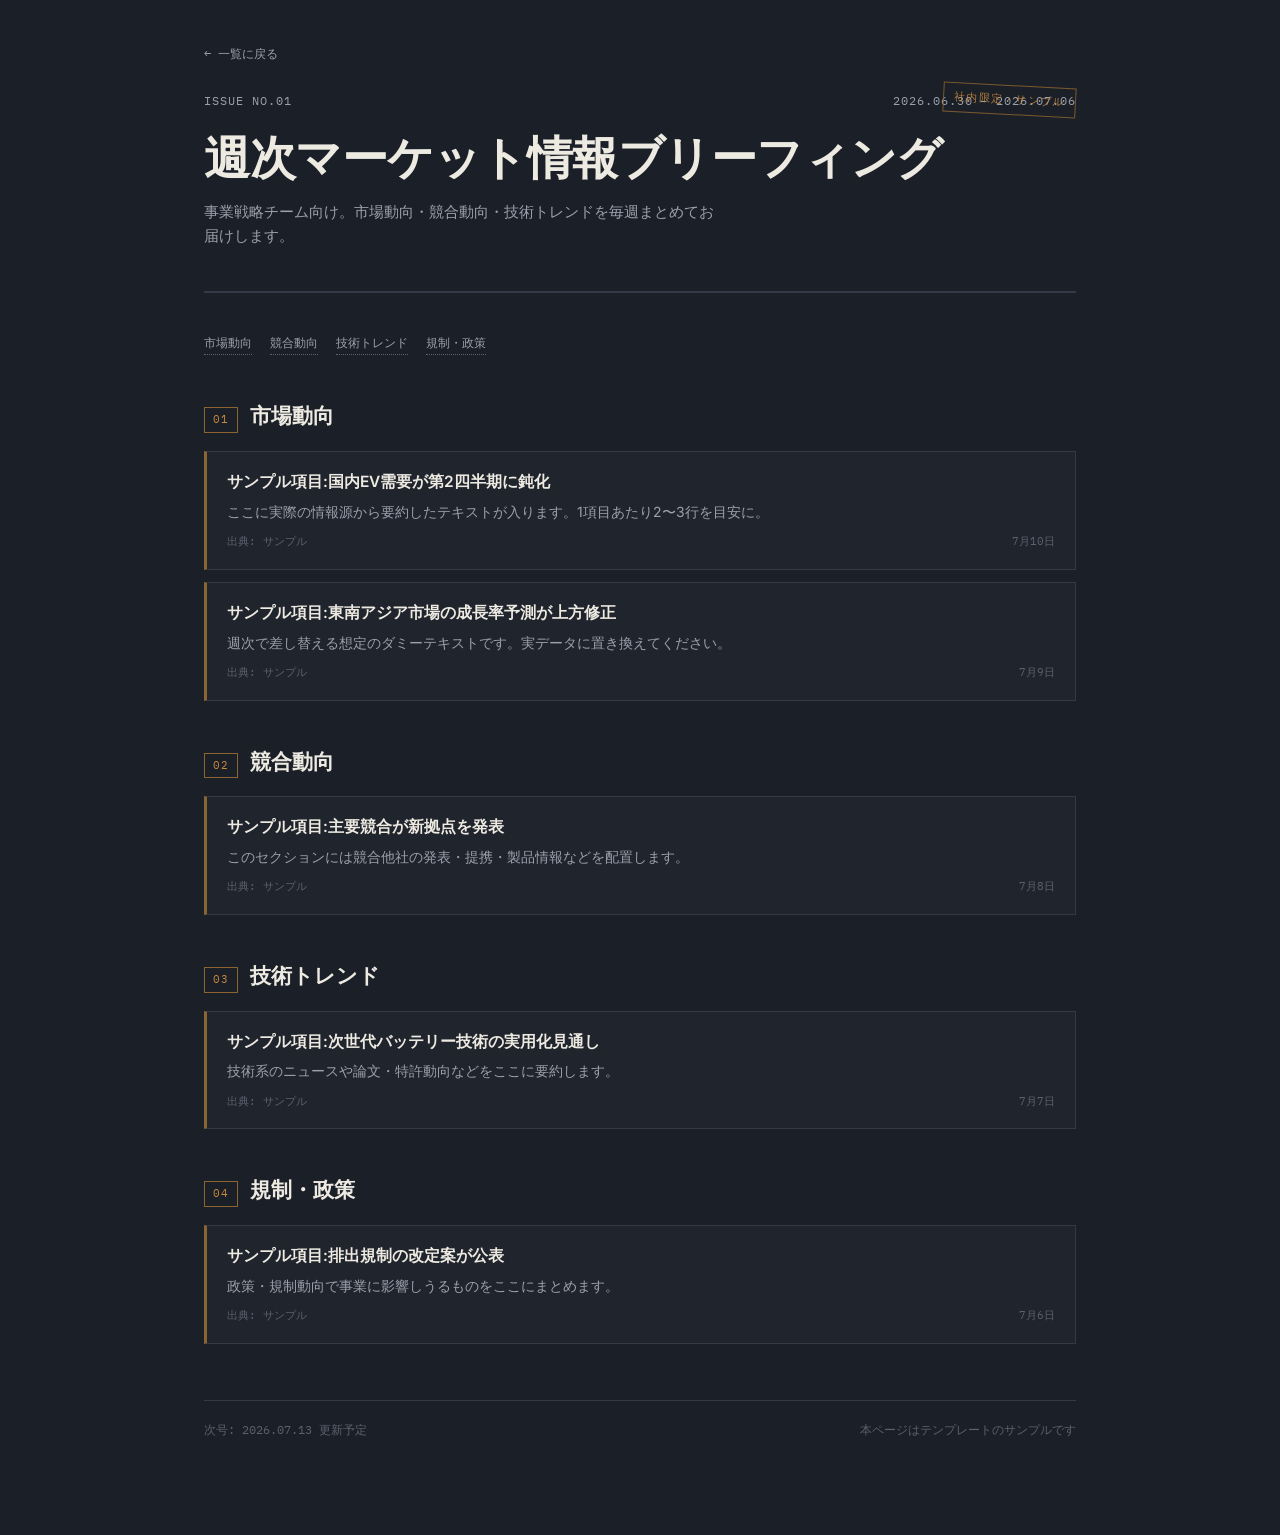
<file: pages/2026-07-06.html>
<!DOCTYPE html>
<html lang="ja">
<head>
<meta charset="UTF-8">
<meta name="viewport" content="width=device-width, initial-scale=1.0">
<title>週次マーケット情報ブリーフィング — Issue 01 (2026-07-06)</title>
<style>
  @import url('https://fonts.googleapis.com/css2?family=Source+Serif+4:wght@400;600;700&family=IBM+Plex+Mono:wght@400;500&family=Inter:wght@400;500;600&display=swap');

  :root{
    --bg: #1B1F27;
    --bg-panel: #20242D;
    --bg-panel-hover: #262B35;
    --text: #EDEAE2;
    --text-dim: #9AA0AC;
    --text-faint: #5B616E;
    --accent: #C98A3D;
    --accent-dim: #8C6432;
    --rule: #343A45;
  }

  *{ box-sizing:border-box; }

  body{
    margin:0;
    background:var(--bg);
    color:var(--text);
    font-family:'Inter', -apple-system, sans-serif;
    line-height:1.6;
    -webkit-font-smoothing:antialiased;
  }

  .wrap{
    max-width:920px;
    margin:0 auto;
    padding:40px 24px 96px;
  }

  .back-link{
    display:inline-flex;
    align-items:center;
    gap:6px;
    font-family:'IBM Plex Mono', monospace;
    font-size:12px;
    color:var(--text-dim);
    text-decoration:none;
    margin-bottom:28px;
  }
  .back-link:hover{ color:var(--accent); }

  .masthead{
    position:relative;
    border-bottom:2px solid var(--rule);
    padding-bottom:28px;
    margin-bottom:40px;
  }

  .masthead-top{
    display:flex;
    justify-content:space-between;
    align-items:flex-start;
    font-family:'IBM Plex Mono', monospace;
    font-size:12px;
    letter-spacing:0.08em;
    color:var(--text-dim);
    text-transform:uppercase;
    margin-bottom:22px;
  }

  h1{
    font-family:'Source Serif 4', serif;
    font-weight:700;
    font-size:clamp(32px, 5vw, 46px);
    line-height:1.15;
    margin:0 0 10px;
    letter-spacing:-0.01em;
  }

  .subtitle{
    font-size:15px;
    color:var(--text-dim);
    max-width:520px;
  }

  .stamp{
    position:absolute;
    top:-6px;
    right:0;
    border:1px solid var(--accent-dim);
    color:var(--accent);
    font-family:'IBM Plex Mono', monospace;
    font-size:11px;
    letter-spacing:0.12em;
    padding:5px 10px;
    transform:rotate(3deg);
    opacity:0.85;
  }

  .index-rail{
    display:flex;
    gap:18px;
    margin-bottom:44px;
    flex-wrap:wrap;
  }

  .index-rail a{
    font-family:'IBM Plex Mono', monospace;
    font-size:12px;
    color:var(--text-dim);
    text-decoration:none;
    border-bottom:1px dotted var(--text-faint);
    padding-bottom:2px;
  }

  .index-rail a:hover{ color:var(--accent); border-color:var(--accent); }

  .section{ margin-bottom:44px; scroll-margin-top:24px; }

  .section-head{
    display:flex;
    align-items:baseline;
    gap:12px;
    margin-bottom:18px;
  }

  .section-tag{
    font-family:'IBM Plex Mono', monospace;
    font-size:11px;
    color:var(--accent);
    letter-spacing:0.1em;
    border:1px solid var(--accent-dim);
    padding:3px 8px;
    white-space:nowrap;
  }

  .section-head h2{
    font-family:'Source Serif 4', serif;
    font-size:21px;
    font-weight:600;
    margin:0;
  }

  .item{
    background:var(--bg-panel);
    border:1px solid var(--rule);
    border-left:3px solid var(--accent-dim);
    padding:18px 20px;
    margin-bottom:12px;
    transition:border-color .15s ease, background .15s ease;
  }

  .item:hover{ border-left-color:var(--accent); background:var(--bg-panel-hover); }

  .item-title{ font-weight:600; font-size:15.5px; margin-bottom:6px; }
  .item-body{ font-size:14px; color:var(--text-dim); margin-bottom:10px; }

  .item-meta{
    display:flex;
    justify-content:space-between;
    align-items:center;
    font-family:'IBM Plex Mono', monospace;
    font-size:11px;
    color:var(--text-faint);
  }

  footer{
    border-top:1px solid var(--rule);
    margin-top:56px;
    padding-top:20px;
    font-family:'IBM Plex Mono', monospace;
    font-size:11.5px;
    color:var(--text-faint);
    display:flex;
    justify-content:space-between;
    flex-wrap:wrap;
    gap:8px;
  }

  @media (max-width:560px){
    .wrap{ padding:32px 18px 72px; }
    .stamp{ position:static; display:inline-block; margin-bottom:16px; transform:none; }
    .masthead-top{ flex-direction:column; gap:10px; }
  }
</style>
</head>
<body>
<div class="wrap">

  <a class="back-link" href="../index.html">← 一覧に戻る</a>

  <div class="masthead">
    <div class="stamp">社内限定・サンプル</div>
    <div class="masthead-top">
      <span>ISSUE No.01</span>
      <span>2026.06.30 – 2026.07.06</span>
    </div>
    <h1>週次マーケット情報ブリーフィング</h1>
    <p class="subtitle">事業戦略チーム向け。市場動向・競合動向・技術トレンドを毎週まとめてお届けします。</p>
  </div>

  <nav class="index-rail">
    <a href="#market">市場動向</a>
    <a href="#competitor">競合動向</a>
    <a href="#tech">技術トレンド</a>
    <a href="#policy">規制・政策</a>
  </nav>

  <section class="section" id="market">
    <div class="section-head">
      <span class="section-tag">01</span>
      <h2>市場動向</h2>
    </div>
    <div class="item">
      <div class="item-title">サンプル項目:国内EV需要が第2四半期に鈍化</div>
      <div class="item-body">ここに実際の情報源から要約したテキストが入ります。1項目あたり2〜3行を目安に。</div>
      <div class="item-meta"><span>出典: サンプル</span><span>7月10日</span></div>
    </div>
    <div class="item">
      <div class="item-title">サンプル項目:東南アジア市場の成長率予測が上方修正</div>
      <div class="item-body">週次で差し替える想定のダミーテキストです。実データに置き換えてください。</div>
      <div class="item-meta"><span>出典: サンプル</span><span>7月9日</span></div>
    </div>
  </section>

  <section class="section" id="competitor">
    <div class="section-head">
      <span class="section-tag">02</span>
      <h2>競合動向</h2>
    </div>
    <div class="item">
      <div class="item-title">サンプル項目:主要競合が新拠点を発表</div>
      <div class="item-body">このセクションには競合他社の発表・提携・製品情報などを配置します。</div>
      <div class="item-meta"><span>出典: サンプル</span><span>7月8日</span></div>
    </div>
  </section>

  <section class="section" id="tech">
    <div class="section-head">
      <span class="section-tag">03</span>
      <h2>技術トレンド</h2>
    </div>
    <div class="item">
      <div class="item-title">サンプル項目:次世代バッテリー技術の実用化見通し</div>
      <div class="item-body">技術系のニュースや論文・特許動向などをここに要約します。</div>
      <div class="item-meta"><span>出典: サンプル</span><span>7月7日</span></div>
    </div>
  </section>

  <section class="section" id="policy">
    <div class="section-head">
      <span class="section-tag">04</span>
      <h2>規制・政策</h2>
    </div>
    <div class="item">
      <div class="item-title">サンプル項目:排出規制の改定案が公表</div>
      <div class="item-body">政策・規制動向で事業に影響しうるものをここにまとめます。</div>
      <div class="item-meta"><span>出典: サンプル</span><span>7月6日</span></div>
    </div>
  </section>

  <footer>
    <span>次号: 2026.07.13 更新予定</span>
    <span>本ページはテンプレートのサンプルです</span>
  </footer>

</div>
</body>
</html>
</file>
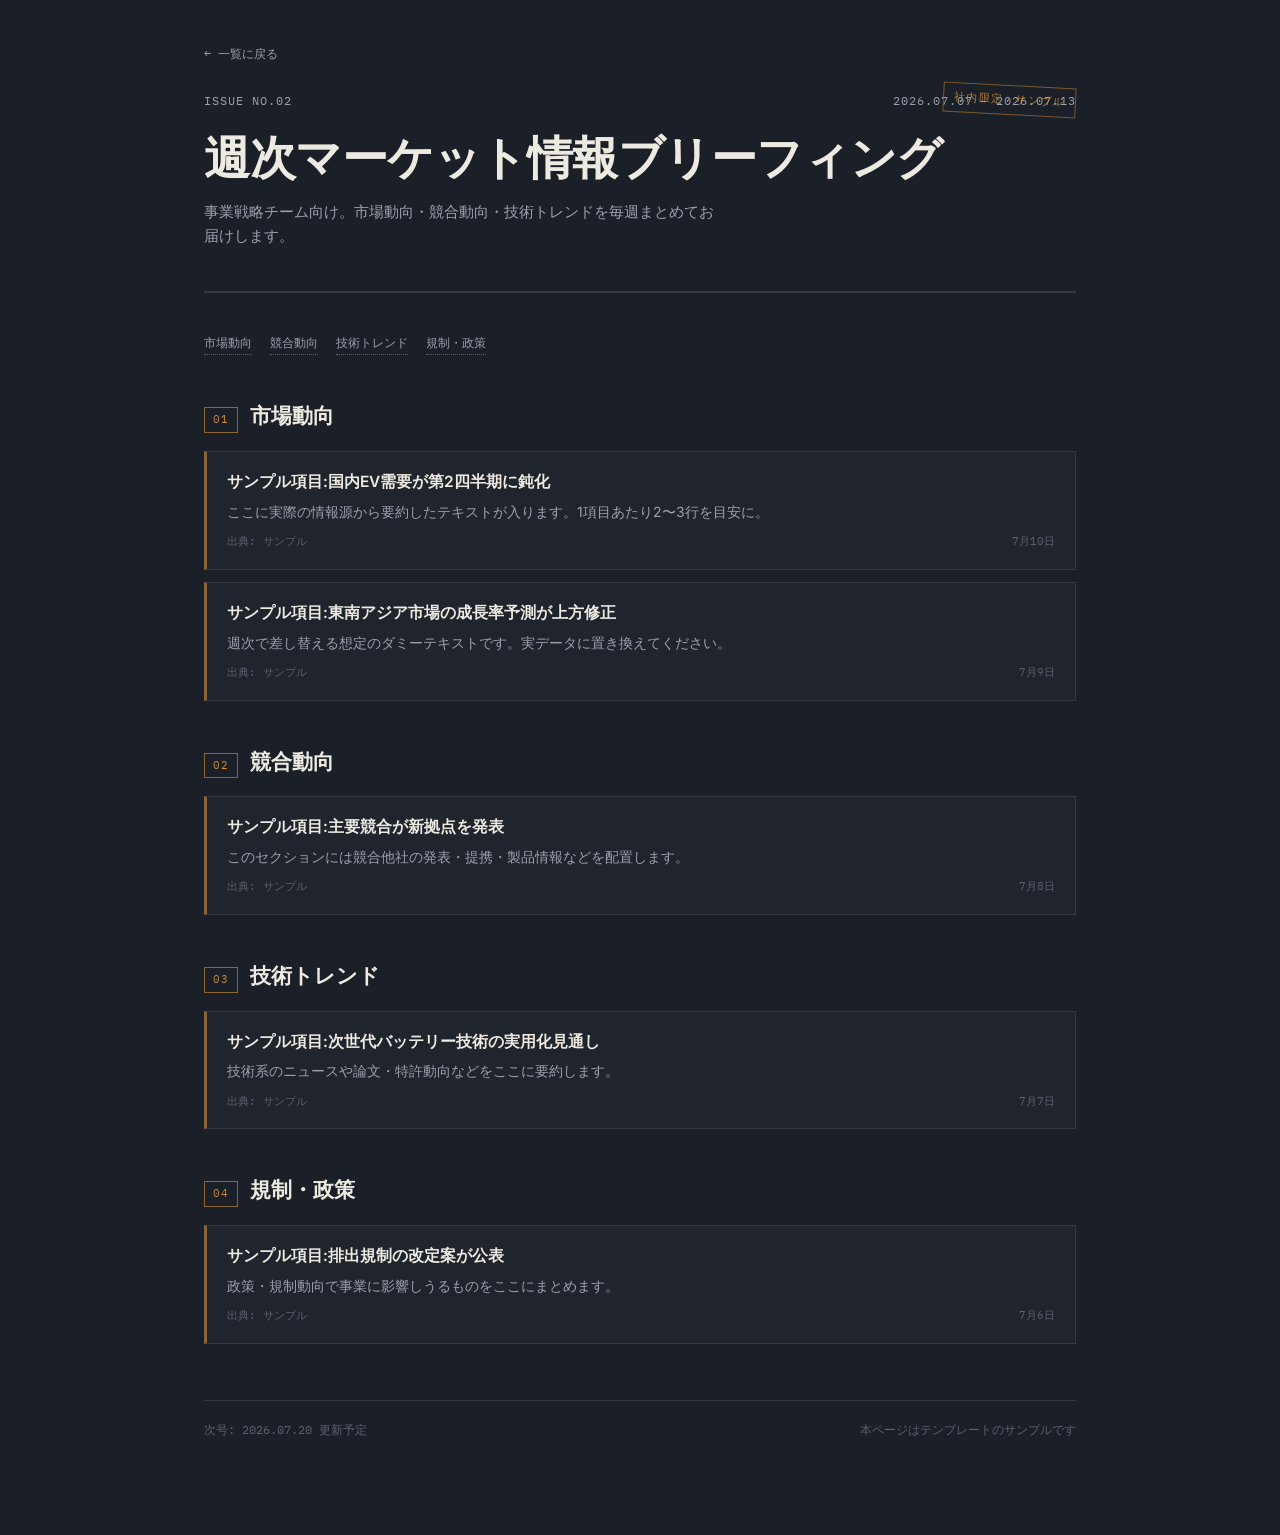
<file: pages/2026-07-13.html>
<!DOCTYPE html>
<html lang="ja">
<head>
<meta charset="UTF-8">
<meta name="viewport" content="width=device-width, initial-scale=1.0">
<title>週次マーケット情報ブリーフィング — Issue 02 (2026-07-13)</title>
<style>
  @import url('https://fonts.googleapis.com/css2?family=Source+Serif+4:wght@400;600;700&family=IBM+Plex+Mono:wght@400;500&family=Inter:wght@400;500;600&display=swap');

  :root{
    --bg: #1B1F27;
    --bg-panel: #20242D;
    --bg-panel-hover: #262B35;
    --text: #EDEAE2;
    --text-dim: #9AA0AC;
    --text-faint: #5B616E;
    --accent: #C98A3D;
    --accent-dim: #8C6432;
    --rule: #343A45;
  }

  *{ box-sizing:border-box; }

  body{
    margin:0;
    background:var(--bg);
    color:var(--text);
    font-family:'Inter', -apple-system, sans-serif;
    line-height:1.6;
    -webkit-font-smoothing:antialiased;
  }

  .wrap{
    max-width:920px;
    margin:0 auto;
    padding:40px 24px 96px;
  }

  .back-link{
    display:inline-flex;
    align-items:center;
    gap:6px;
    font-family:'IBM Plex Mono', monospace;
    font-size:12px;
    color:var(--text-dim);
    text-decoration:none;
    margin-bottom:28px;
  }
  .back-link:hover{ color:var(--accent); }

  .masthead{
    position:relative;
    border-bottom:2px solid var(--rule);
    padding-bottom:28px;
    margin-bottom:40px;
  }

  .masthead-top{
    display:flex;
    justify-content:space-between;
    align-items:flex-start;
    font-family:'IBM Plex Mono', monospace;
    font-size:12px;
    letter-spacing:0.08em;
    color:var(--text-dim);
    text-transform:uppercase;
    margin-bottom:22px;
  }

  h1{
    font-family:'Source Serif 4', serif;
    font-weight:700;
    font-size:clamp(32px, 5vw, 46px);
    line-height:1.15;
    margin:0 0 10px;
    letter-spacing:-0.01em;
  }

  .subtitle{
    font-size:15px;
    color:var(--text-dim);
    max-width:520px;
  }

  .stamp{
    position:absolute;
    top:-6px;
    right:0;
    border:1px solid var(--accent-dim);
    color:var(--accent);
    font-family:'IBM Plex Mono', monospace;
    font-size:11px;
    letter-spacing:0.12em;
    padding:5px 10px;
    transform:rotate(3deg);
    opacity:0.85;
  }

  .index-rail{
    display:flex;
    gap:18px;
    margin-bottom:44px;
    flex-wrap:wrap;
  }

  .index-rail a{
    font-family:'IBM Plex Mono', monospace;
    font-size:12px;
    color:var(--text-dim);
    text-decoration:none;
    border-bottom:1px dotted var(--text-faint);
    padding-bottom:2px;
  }

  .index-rail a:hover{ color:var(--accent); border-color:var(--accent); }

  .section{ margin-bottom:44px; scroll-margin-top:24px; }

  .section-head{
    display:flex;
    align-items:baseline;
    gap:12px;
    margin-bottom:18px;
  }

  .section-tag{
    font-family:'IBM Plex Mono', monospace;
    font-size:11px;
    color:var(--accent);
    letter-spacing:0.1em;
    border:1px solid var(--accent-dim);
    padding:3px 8px;
    white-space:nowrap;
  }

  .section-head h2{
    font-family:'Source Serif 4', serif;
    font-size:21px;
    font-weight:600;
    margin:0;
  }

  .item{
    background:var(--bg-panel);
    border:1px solid var(--rule);
    border-left:3px solid var(--accent-dim);
    padding:18px 20px;
    margin-bottom:12px;
    transition:border-color .15s ease, background .15s ease;
  }

  .item:hover{ border-left-color:var(--accent); background:var(--bg-panel-hover); }

  .item-title{ font-weight:600; font-size:15.5px; margin-bottom:6px; }
  .item-body{ font-size:14px; color:var(--text-dim); margin-bottom:10px; }

  .item-meta{
    display:flex;
    justify-content:space-between;
    align-items:center;
    font-family:'IBM Plex Mono', monospace;
    font-size:11px;
    color:var(--text-faint);
  }

  footer{
    border-top:1px solid var(--rule);
    margin-top:56px;
    padding-top:20px;
    font-family:'IBM Plex Mono', monospace;
    font-size:11.5px;
    color:var(--text-faint);
    display:flex;
    justify-content:space-between;
    flex-wrap:wrap;
    gap:8px;
  }

  @media (max-width:560px){
    .wrap{ padding:32px 18px 72px; }
    .stamp{ position:static; display:inline-block; margin-bottom:16px; transform:none; }
    .masthead-top{ flex-direction:column; gap:10px; }
  }
</style>
</head>
<body>
<div class="wrap">

  <a class="back-link" href="../index.html">← 一覧に戻る</a>

  <div class="masthead">
    <div class="stamp">社内限定・サンプル</div>
    <div class="masthead-top">
      <span>ISSUE No.02</span>
      <span>2026.07.07 – 2026.07.13</span>
    </div>
    <h1>週次マーケット情報ブリーフィング</h1>
    <p class="subtitle">事業戦略チーム向け。市場動向・競合動向・技術トレンドを毎週まとめてお届けします。</p>
  </div>

  <nav class="index-rail">
    <a href="#market">市場動向</a>
    <a href="#competitor">競合動向</a>
    <a href="#tech">技術トレンド</a>
    <a href="#policy">規制・政策</a>
  </nav>

  <section class="section" id="market">
    <div class="section-head">
      <span class="section-tag">01</span>
      <h2>市場動向</h2>
    </div>
    <div class="item">
      <div class="item-title">サンプル項目:国内EV需要が第2四半期に鈍化</div>
      <div class="item-body">ここに実際の情報源から要約したテキストが入ります。1項目あたり2〜3行を目安に。</div>
      <div class="item-meta"><span>出典: サンプル</span><span>7月10日</span></div>
    </div>
    <div class="item">
      <div class="item-title">サンプル項目:東南アジア市場の成長率予測が上方修正</div>
      <div class="item-body">週次で差し替える想定のダミーテキストです。実データに置き換えてください。</div>
      <div class="item-meta"><span>出典: サンプル</span><span>7月9日</span></div>
    </div>
  </section>

  <section class="section" id="competitor">
    <div class="section-head">
      <span class="section-tag">02</span>
      <h2>競合動向</h2>
    </div>
    <div class="item">
      <div class="item-title">サンプル項目:主要競合が新拠点を発表</div>
      <div class="item-body">このセクションには競合他社の発表・提携・製品情報などを配置します。</div>
      <div class="item-meta"><span>出典: サンプル</span><span>7月8日</span></div>
    </div>
  </section>

  <section class="section" id="tech">
    <div class="section-head">
      <span class="section-tag">03</span>
      <h2>技術トレンド</h2>
    </div>
    <div class="item">
      <div class="item-title">サンプル項目:次世代バッテリー技術の実用化見通し</div>
      <div class="item-body">技術系のニュースや論文・特許動向などをここに要約します。</div>
      <div class="item-meta"><span>出典: サンプル</span><span>7月7日</span></div>
    </div>
  </section>

  <section class="section" id="policy">
    <div class="section-head">
      <span class="section-tag">04</span>
      <h2>規制・政策</h2>
    </div>
    <div class="item">
      <div class="item-title">サンプル項目:排出規制の改定案が公表</div>
      <div class="item-body">政策・規制動向で事業に影響しうるものをここにまとめます。</div>
      <div class="item-meta"><span>出典: サンプル</span><span>7月6日</span></div>
    </div>
  </section>

  <footer>
    <span>次号: 2026.07.20 更新予定</span>
    <span>本ページはテンプレートのサンプルです</span>
  </footer>

</div>
</body>
</html>
</file>
